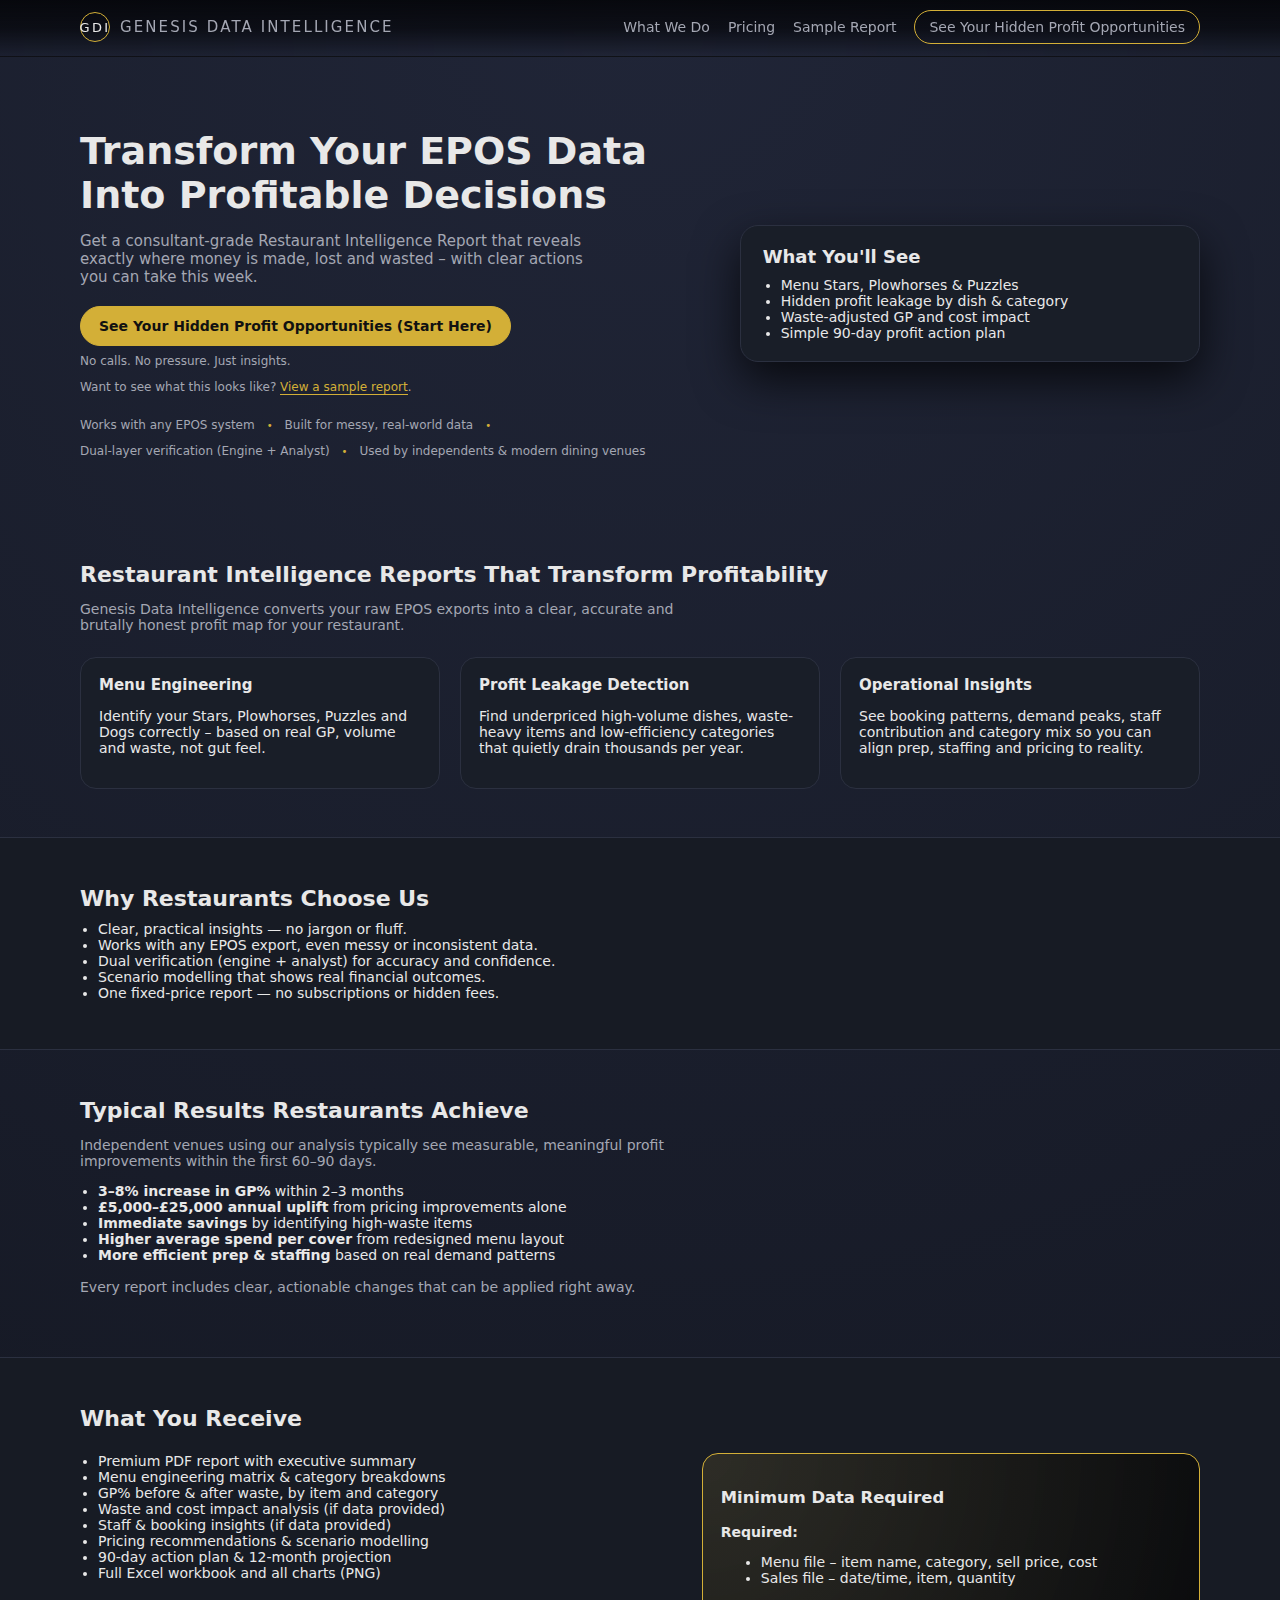
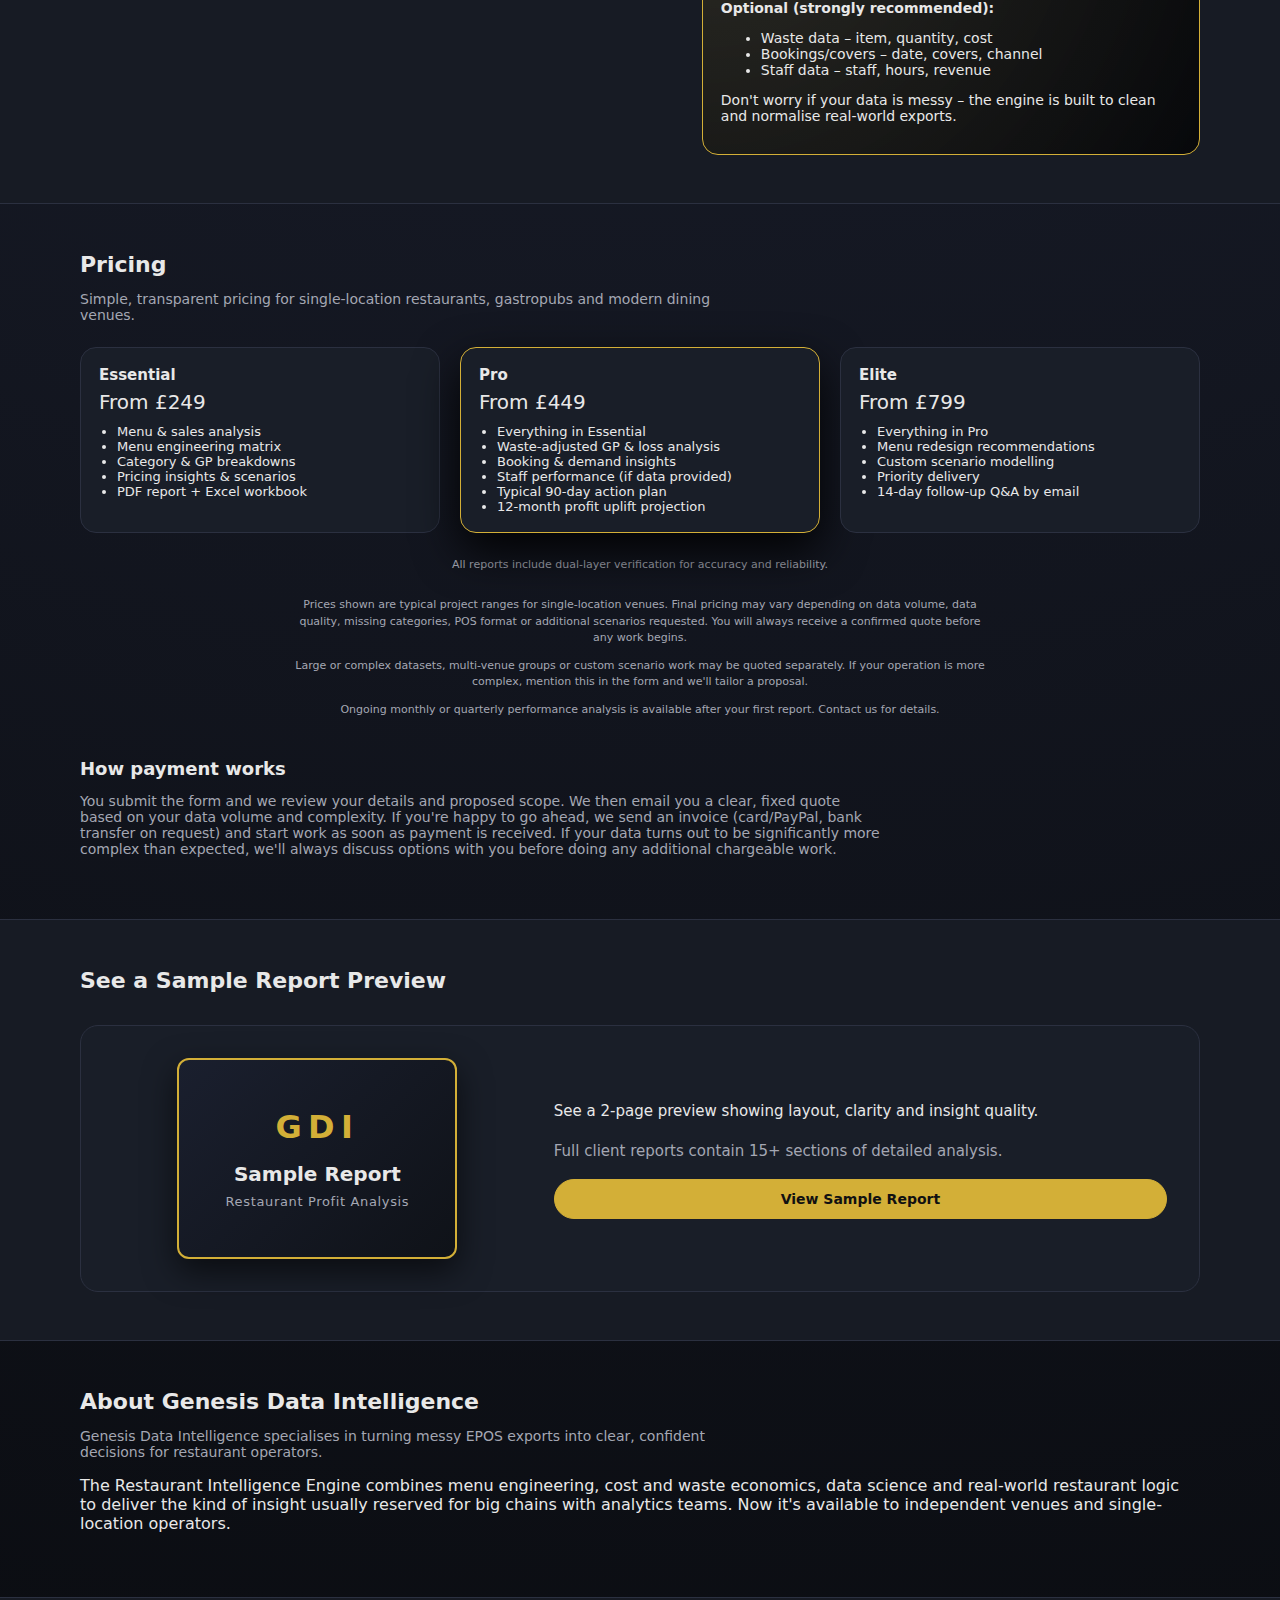
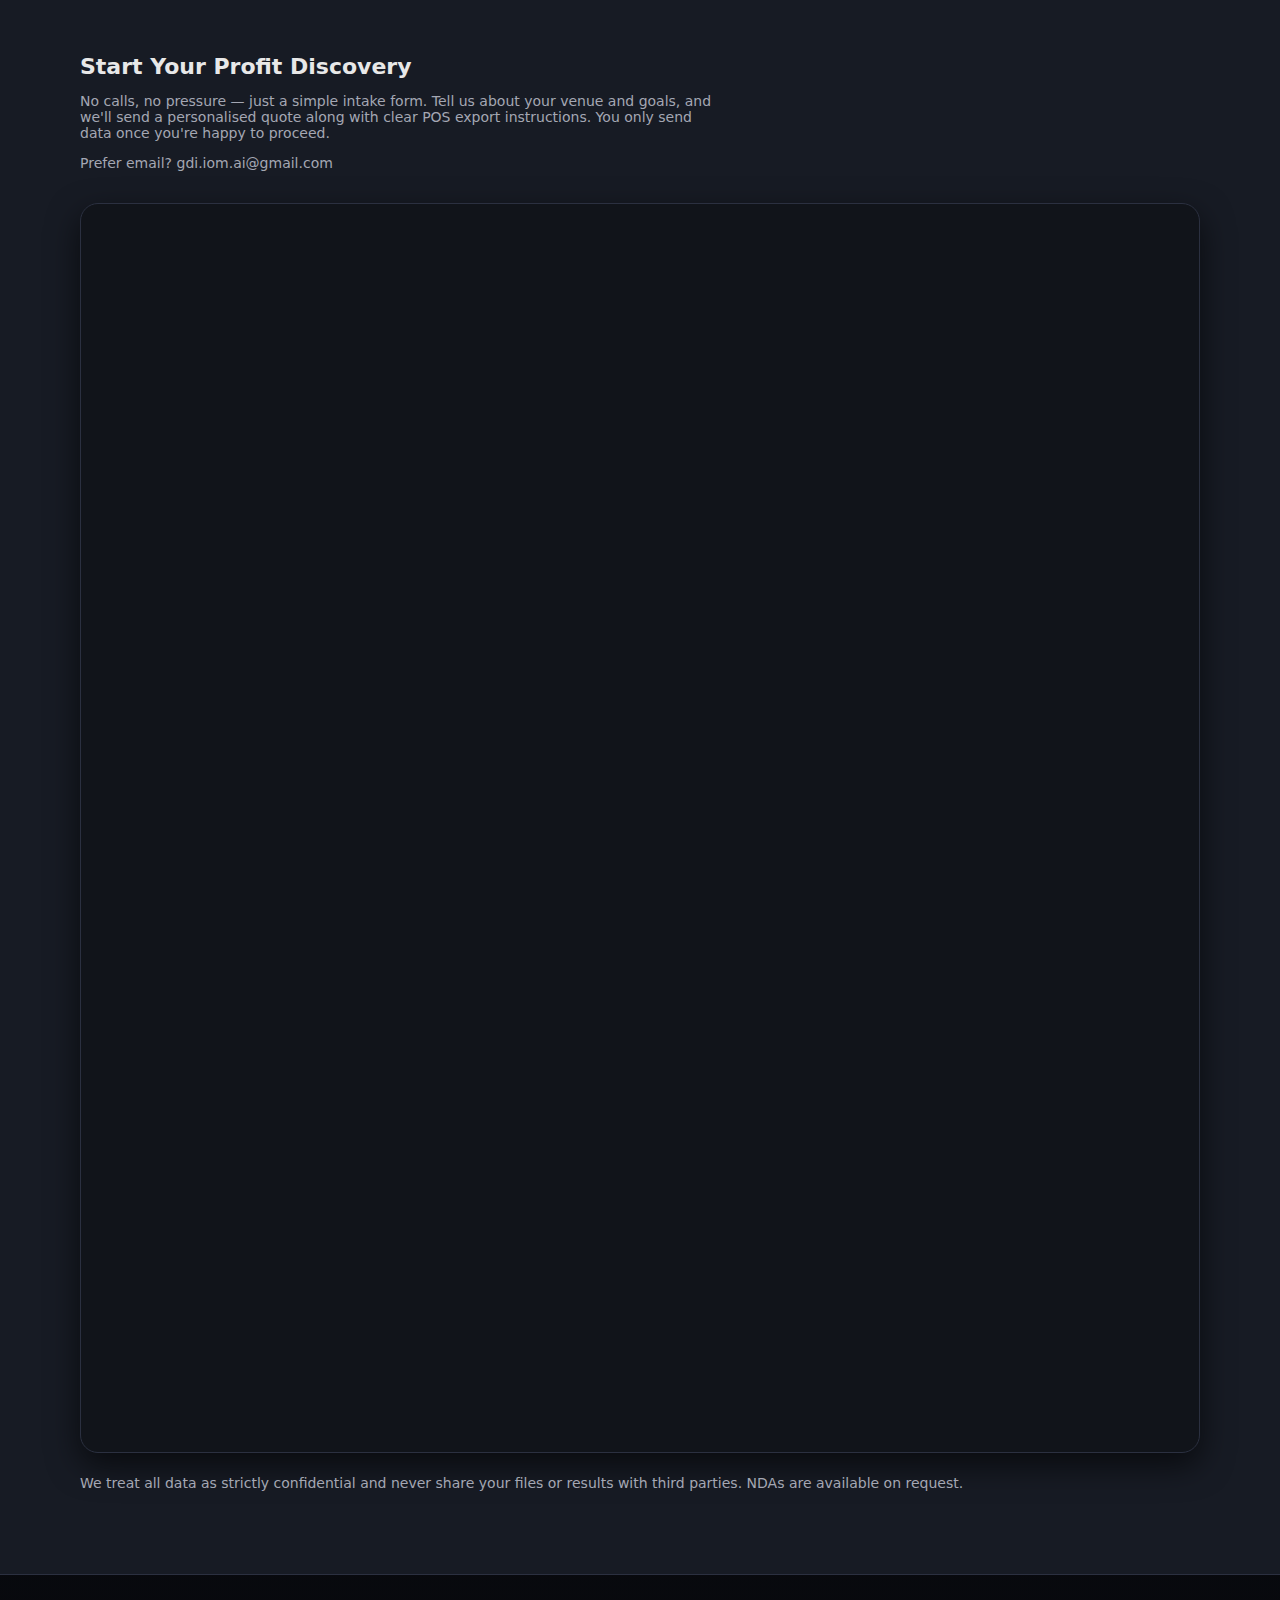
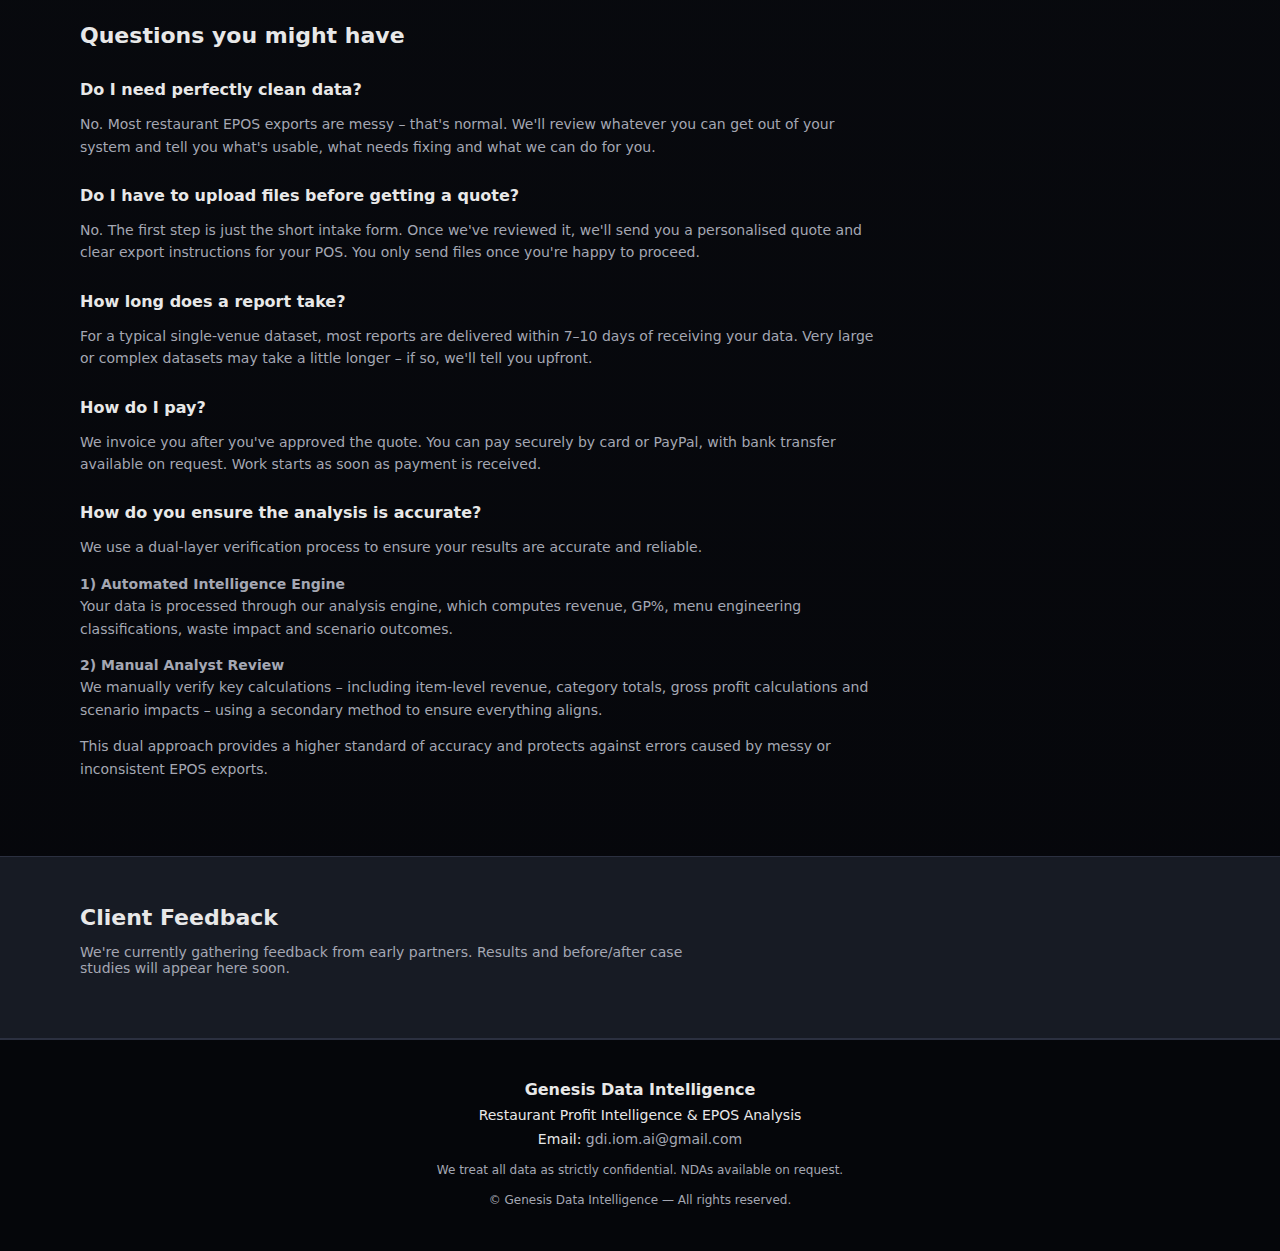
<file: index.html>
<!DOCTYPE html>
<html lang="en">
<head>
  <meta charset="UTF-8" />
  <title>Genesis Data Intelligence – Restaurant Profit Reports</title>
  <meta name="viewport" content="width=device-width, initial-scale=1" />
  <link rel="stylesheet" href="styles.css" />
</head>
<body>
  <header class="site-header">
    <div class="container header-inner">
      <div class="brand">
        <span class="brand-mark">GDI</span>
        <span class="brand-text">Genesis Data Intelligence</span>
      </div>
      <nav class="nav">
        <a href="#what-we-do">What We Do</a>
        <a href="#pricing">Pricing</a>
        <a href="sample-report.html">Sample Report</a>
        <a href="#contact" class="nav-cta">See Your Hidden Profit Opportunities</a>
      </nav>
    </div>
  </header>

  <main>
    <!-- HERO -->
    <section class="hero">
      <div class="container hero-inner">
        <div class="hero-text">
          <h1>Transform Your EPOS Data Into Profitable Decisions</h1>
          <p class="hero-sub">
            Get a consultant-grade Restaurant Intelligence Report that reveals exactly where money is made,
            lost and wasted – with clear actions you can take this week.
          </p>
          <div class="hero-actions">
            <a href="#intake-form" class="btn-primary">
              See Your Hidden Profit Opportunities (Start Here)
            </a>
            <p class="hero-note">No calls. No pressure. Just insights.</p>
            <p class="hero-note" style="margin-top: 12px;">
              Want to see what this looks like? <a href="sample-report.html" style="color: var(--accent); text-decoration: none; border-bottom: 1px solid var(--accent);">View a sample report</a>.
            </p>
          </div>
          <div class="trust-badges">
            <span class="badge-item">Works with any EPOS system</span>
            <span class="badge-separator">•</span>
            <span class="badge-item">Built for messy, real-world data</span>
            <span class="badge-separator">•</span>
            <span class="badge-item">Dual-layer verification (Engine + Analyst)</span>
            <span class="badge-separator">•</span>
            <span class="badge-item">Used by independents &amp; modern dining venues</span>
          </div>
        </div>
        <div class="hero-card">
          <h2>What You'll See</h2>
          <ul>
            <li>Menu Stars, Plowhorses &amp; Puzzles</li>
            <li>Hidden profit leakage by dish &amp; category</li>
            <li>Waste-adjusted GP and cost impact</li>
            <li>Simple 90-day profit action plan</li>
          </ul>
        </div>
      </div>
    </section>

    <!-- WHAT WE DO -->
    <section id="what-we-do" class="section">
      <div class="container">
        <h2>Restaurant Intelligence Reports That Transform Profitability</h2>
        <p class="section-intro">
          Genesis Data Intelligence converts your raw EPOS exports into a clear, accurate and brutally honest
          profit map for your restaurant.
        </p>
        <div class="grid-three">
          <div class="card">
            <h3>Menu Engineering</h3>
            <p>
              Identify your Stars, Plowhorses, Puzzles and Dogs correctly – based on real GP, volume and waste,
              not gut feel.
            </p>
          </div>
          <div class="card">
            <h3>Profit Leakage Detection</h3>
            <p>
              Find underpriced high-volume dishes, waste-heavy items and low-efficiency categories that quietly
              drain thousands per year.
            </p>
          </div>
          <div class="card">
            <h3>Operational Insights</h3>
            <p>
              See booking patterns, demand peaks, staff contribution and category mix so you can align prep,
              staffing and pricing to reality.
            </p>
          </div>
        </div>
      </div>
    </section>

    <!-- WHY RESTAURANTS CHOOSE US -->
    <section class="section section-alt">
      <div class="container">
        <h2>Why Restaurants Choose Us</h2>
        <ul class="bullet-list">
          <li>Clear, practical insights — no jargon or fluff.</li>
          <li>Works with any EPOS export, even messy or inconsistent data.</li>
          <li>Dual verification (engine + analyst) for accuracy and confidence.</li>
          <li>Scenario modelling that shows real financial outcomes.</li>
          <li>One fixed-price report — no subscriptions or hidden fees.</li>
        </ul>
      </div>
    </section>

    <!-- TYPICAL RESULTS -->
    <section class="section">
      <div class="container">
        <h2>Typical Results Restaurants Achieve</h2>
        <p class="section-intro">
          Independent venues using our analysis typically see measurable, meaningful profit improvements within the first 60–90 days.
        </p>
        <ul class="bullet-list">
          <li><strong>3–8% increase in GP%</strong> within 2–3 months</li>
          <li><strong>£5,000–£25,000 annual uplift</strong> from pricing improvements alone</li>
          <li><strong>Immediate savings</strong> by identifying high-waste items</li>
          <li><strong>Higher average spend per cover</strong> from redesigned menu layout</li>
          <li><strong>More efficient prep &amp; staffing</strong> based on real demand patterns</li>
        </ul>
        <p class="section-intro" style="margin-top: 16px;">
          Every report includes clear, actionable changes that can be applied right away.
        </p>
      </div>
    </section>

    <!-- DELIVERABLES -->
    <section class="section section-alt">
      <div class="container">
        <h2>What You Receive</h2>
        <div class="grid-two">
          <div>
            <ul class="bullet-list">
              <li>Premium PDF report with executive summary</li>
              <li>Menu engineering matrix &amp; category breakdowns</li>
              <li>GP% before &amp; after waste, by item and category</li>
              <li>Waste and cost impact analysis (if data provided)</li>
              <li>Staff &amp; booking insights (if data provided)</li>
              <li>Pricing recommendations &amp; scenario modelling</li>
              <li>90-day action plan &amp; 12-month projection</li>
              <li>Full Excel workbook and all charts (PNG)</li>
            </ul>
          </div>
          <div class="callout">
            <h3>Minimum Data Required</h3>
            <p><strong>Required:</strong></p>
            <ul>
              <li>Menu file – item name, category, sell price, cost</li>
              <li>Sales file – date/time, item, quantity</li>
            </ul>
            <p><strong>Optional (strongly recommended):</strong></p>
            <ul>
              <li>Waste data – item, quantity, cost</li>
              <li>Bookings/covers – date, covers, channel</li>
              <li>Staff data – staff, hours, revenue</li>
            </ul>
            <p>Don't worry if your data is messy – the engine is built to clean and normalise real-world exports.</p>
          </div>
        </div>
      </div>
    </section>

    <!-- PRICING -->
    <section id="pricing" class="section">
      <div class="container">
        <h2>Pricing</h2>
        <p class="section-intro">
          Simple, transparent pricing for single-location restaurants, gastropubs and modern dining venues.
        </p>
        <div class="grid-three">
          <div class="card pricing-card">
            <h3>Essential</h3>
            <p class="price">From £249</p>
            <ul>
              <li>Menu &amp; sales analysis</li>
              <li>Menu engineering matrix</li>
              <li>Category &amp; GP breakdowns</li>
              <li>Pricing insights &amp; scenarios</li>
              <li>PDF report + Excel workbook</li>
            </ul>
          </div>
          <div class="card pricing-card pricing-featured">
            <h3>Pro</h3>
            <p class="price">From £449</p>
            <ul>
              <li>Everything in Essential</li>
              <li>Waste-adjusted GP &amp; loss analysis</li>
              <li>Booking &amp; demand insights</li>
              <li>Staff performance (if data provided)</li>
              <li>Typical 90-day action plan</li>
              <li>12-month profit uplift projection</li>
            </ul>
          </div>
          <div class="card pricing-card">
            <h3>Elite</h3>
            <p class="price">From £799</p>
            <ul>
              <li>Everything in Pro</li>
              <li>Menu redesign recommendations</li>
              <li>Custom scenario modelling</li>
              <li>Priority delivery</li>
              <li>14-day follow-up Q&amp;A by email</li>
            </ul>
          </div>
        </div>
        <p class="tiny-note" style="margin-top: 24px;">
          All reports include dual-layer verification for accuracy and reliability.
        </p>
        <p class="tiny-note" style="margin-top: 24px;">
          Prices shown are typical project ranges for single-location venues. Final pricing may vary depending on data volume, data quality, missing categories, POS format or additional scenarios requested. You will always receive a confirmed quote before any work begins.
        </p>
        <p class="tiny-note" style="margin-top: 10px;">
          Large or complex datasets, multi-venue groups or custom scenario work may be quoted separately. If your operation is more complex, mention this in the form and we'll tailor a proposal.
        </p>
        <p class="tiny-note" style="margin-top: 10px;">
          Ongoing monthly or quarterly performance analysis is available after your first report. Contact us for details.
        </p>
        <div style="margin-top: 40px;">
          <h3 style="font-size: 18px; margin-bottom: 10px;">How payment works</h3>
          <p style="font-size: 14px; color: var(--muted); max-width: 800px;">
            You submit the form and we review your details and proposed scope. We then email you a clear, fixed quote based on your data volume and complexity. If you're happy to go ahead, we send an invoice (card/PayPal, bank transfer on request) and start work as soon as payment is received. If your data turns out to be significantly more complex than expected, we'll always discuss options with you before doing any additional chargeable work.
          </p>
        </div>
      </div>
    </section>

    <!-- SAMPLE REPORT -->
    <section id="sample" class="section section-alt">
      <div class="container">
        <h2>See a Sample Report Preview</h2>
        <div class="sample-preview-card">
          <div class="sample-thumbnail">
            <div class="sample-cover">
              <div class="cover-icon">GDI</div>
              <div class="cover-title">Sample Report</div>
              <div class="cover-subtitle">Restaurant Profit Analysis</div>
            </div>
          </div>
          <div class="sample-details">
            <p>See a 2-page preview showing layout, clarity and insight quality.</p>
            <p class="sample-note">Full client reports contain 15+ sections of detailed analysis.</p>
            <a href="sample-report.html" class="btn-primary">View Sample Report</a>
          </div>
        </div>
      </div>
    </section>

    <!-- ABOUT -->
    <section class="section">
      <div class="container">
        <h2>About Genesis Data Intelligence</h2>
        <p class="section-intro">
          Genesis Data Intelligence specialises in turning messy EPOS exports into clear, confident decisions
          for restaurant operators.
        </p>
        <p>
          The Restaurant Intelligence Engine combines menu engineering, cost and waste economics, data science
          and real-world restaurant logic to deliver the kind of insight usually reserved for big chains with
          analytics teams. Now it's available to independent venues and single-location operators.
        </p>
      </div>
    </section>

    <!-- INTAKE FORM / CONTACT -->
    <section id="contact" class="section section-alt">
      <div class="container">
        <h2>Start Your Profit Discovery</h2>
        <p class="section-intro">
          No calls, no pressure — just a simple intake form. Tell us about your venue and goals, and we'll send a personalised quote along with clear POS export instructions. You only send data once you're happy to proceed.
        </p>
        <p class="section-intro">
          Prefer email? gdi.iom.ai@gmail.com
        </p>

        <div id="intake-form" class="form-wrapper">
          <div class="form-embed-wrapper">
            <iframe 
              src="https://docs.google.com/forms/d/e/1FAIpQLSfSBB7ukrIzKXl1uqluCtQx6nmsxKGaVFpkpQeHNG0UT5h-hQ/viewform?embedded=true"
              width="100%" 
              height="1200" 
              frameborder="0" 
              marginheight="0" 
              marginwidth="0">
              Loading…
            </iframe>
          </div>
          <p class="tiny-note">
            We treat all data as strictly confidential and never share your files or results with third parties. NDAs are available on request.
          </p>
        </div>
      </div>
    </section>

    <!-- FAQ -->
    <section class="section">
      <div class="container">
        <h2>Questions you might have</h2>
        <div style="margin-top: 32px; max-width: 800px;">
          <div style="margin-bottom: 28px;">
            <h3 style="font-size: 16px; margin-bottom: 8px; color: var(--text);">Do I need perfectly clean data?</h3>
            <p style="font-size: 14px; color: var(--muted); line-height: 1.6;">
              No. Most restaurant EPOS exports are messy – that's normal. We'll review whatever you can get out of your system and tell you what's usable, what needs fixing and what we can do for you.
            </p>
          </div>
          <div style="margin-bottom: 28px;">
            <h3 style="font-size: 16px; margin-bottom: 8px; color: var(--text);">Do I have to upload files before getting a quote?</h3>
            <p style="font-size: 14px; color: var(--muted); line-height: 1.6;">
              No. The first step is just the short intake form. Once we've reviewed it, we'll send you a personalised quote and clear export instructions for your POS. You only send files once you're happy to proceed.
            </p>
          </div>
          <div style="margin-bottom: 28px;">
            <h3 style="font-size: 16px; margin-bottom: 8px; color: var(--text);">How long does a report take?</h3>
            <p style="font-size: 14px; color: var(--muted); line-height: 1.6;">
              For a typical single-venue dataset, most reports are delivered within 7–10 days of receiving your data. Very large or complex datasets may take a little longer – if so, we'll tell you upfront.
            </p>
          </div>
          <div style="margin-bottom: 28px;">
            <h3 style="font-size: 16px; margin-bottom: 8px; color: var(--text);">How do I pay?</h3>
            <p style="font-size: 14px; color: var(--muted); line-height: 1.6;">
              We invoice you after you've approved the quote. You can pay securely by card or PayPal, with bank transfer available on request. Work starts as soon as payment is received.
            </p>
          </div>
          <div style="margin-bottom: 28px;">
            <h3 style="font-size: 16px; margin-bottom: 8px; color: var(--text);">How do you ensure the analysis is accurate?</h3>
            <p style="font-size: 14px; color: var(--muted); line-height: 1.6;">
              We use a dual-layer verification process to ensure your results are accurate and reliable.
            </p>
            <p style="font-size: 14px; color: var(--muted); line-height: 1.6; margin-top: 8px;">
              <strong>1) Automated Intelligence Engine</strong><br>
              Your data is processed through our analysis engine, which computes revenue, GP%, menu engineering classifications, waste impact and scenario outcomes.
            </p>
            <p style="font-size: 14px; color: var(--muted); line-height: 1.6; margin-top: 8px;">
              <strong>2) Manual Analyst Review</strong><br>
              We manually verify key calculations – including item-level revenue, category totals, gross profit calculations and scenario impacts – using a secondary method to ensure everything aligns.
            </p>
            <p style="font-size: 14px; color: var(--muted); line-height: 1.6; margin-top: 8px;">
              This dual approach provides a higher standard of accuracy and protects against errors caused by messy or inconsistent EPOS exports.
            </p>
          </div>
        </div>
      </div>
    </section>

    <!-- CLIENT FEEDBACK -->
    <section class="section section-alt">
      <div class="container">
        <h2>Client Feedback</h2>
        <p class="section-intro">
          We're currently gathering feedback from early partners. Results and before/after case studies will appear here soon.
        </p>
      </div>
    </section>
  </main>

  <footer class="site-footer">
    <div class="container">
      <div class="footer-content">
        <p><strong>Genesis Data Intelligence</strong></p>
        <p>Restaurant Profit Intelligence &amp; EPOS Analysis</p>

        <p>Email: <a href="mailto:gdi.iom.ai@gmail.com">gdi.iom.ai@gmail.com</a></p>

        <p class="footer-small">We treat all data as strictly confidential. NDAs available on request.</p>

        <p class="footer-small">© Genesis Data Intelligence — All rights reserved.</p>
      </div>
    </div>
  </footer>
</body>
</html>
</file>
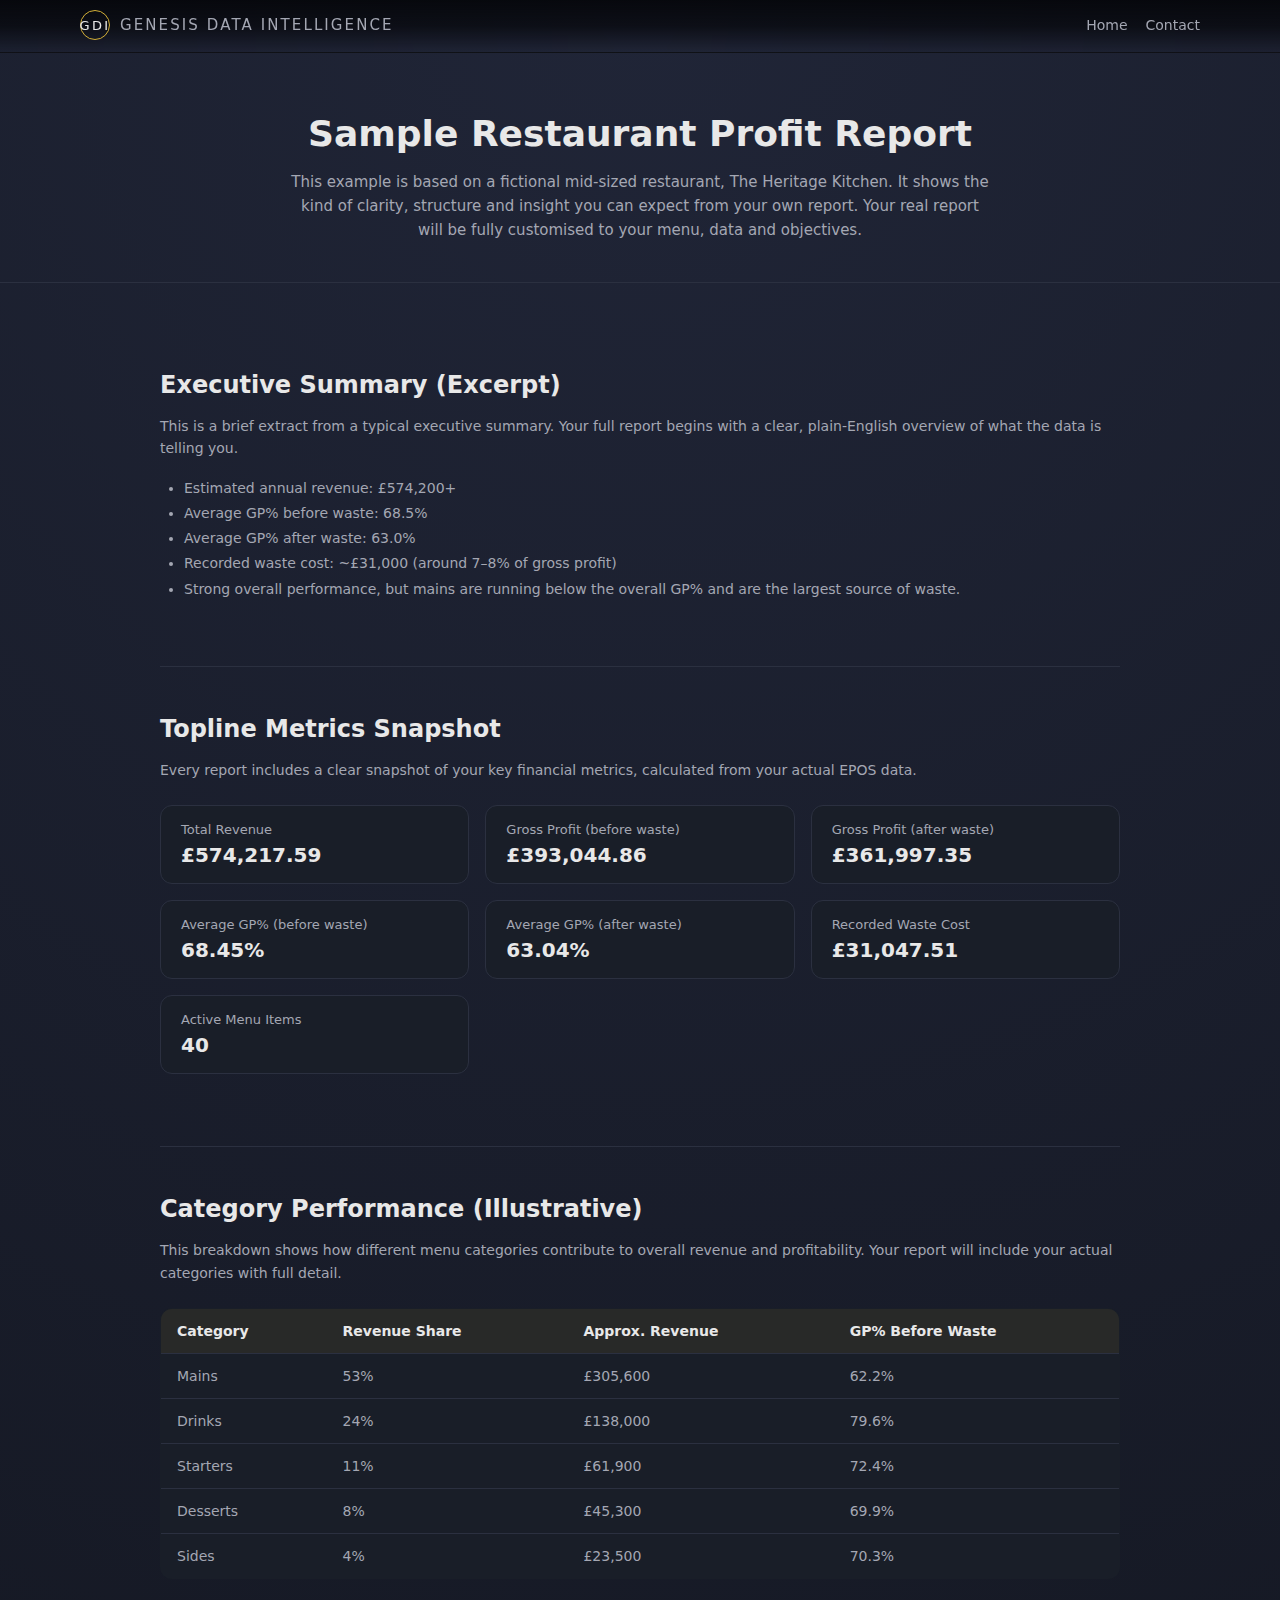
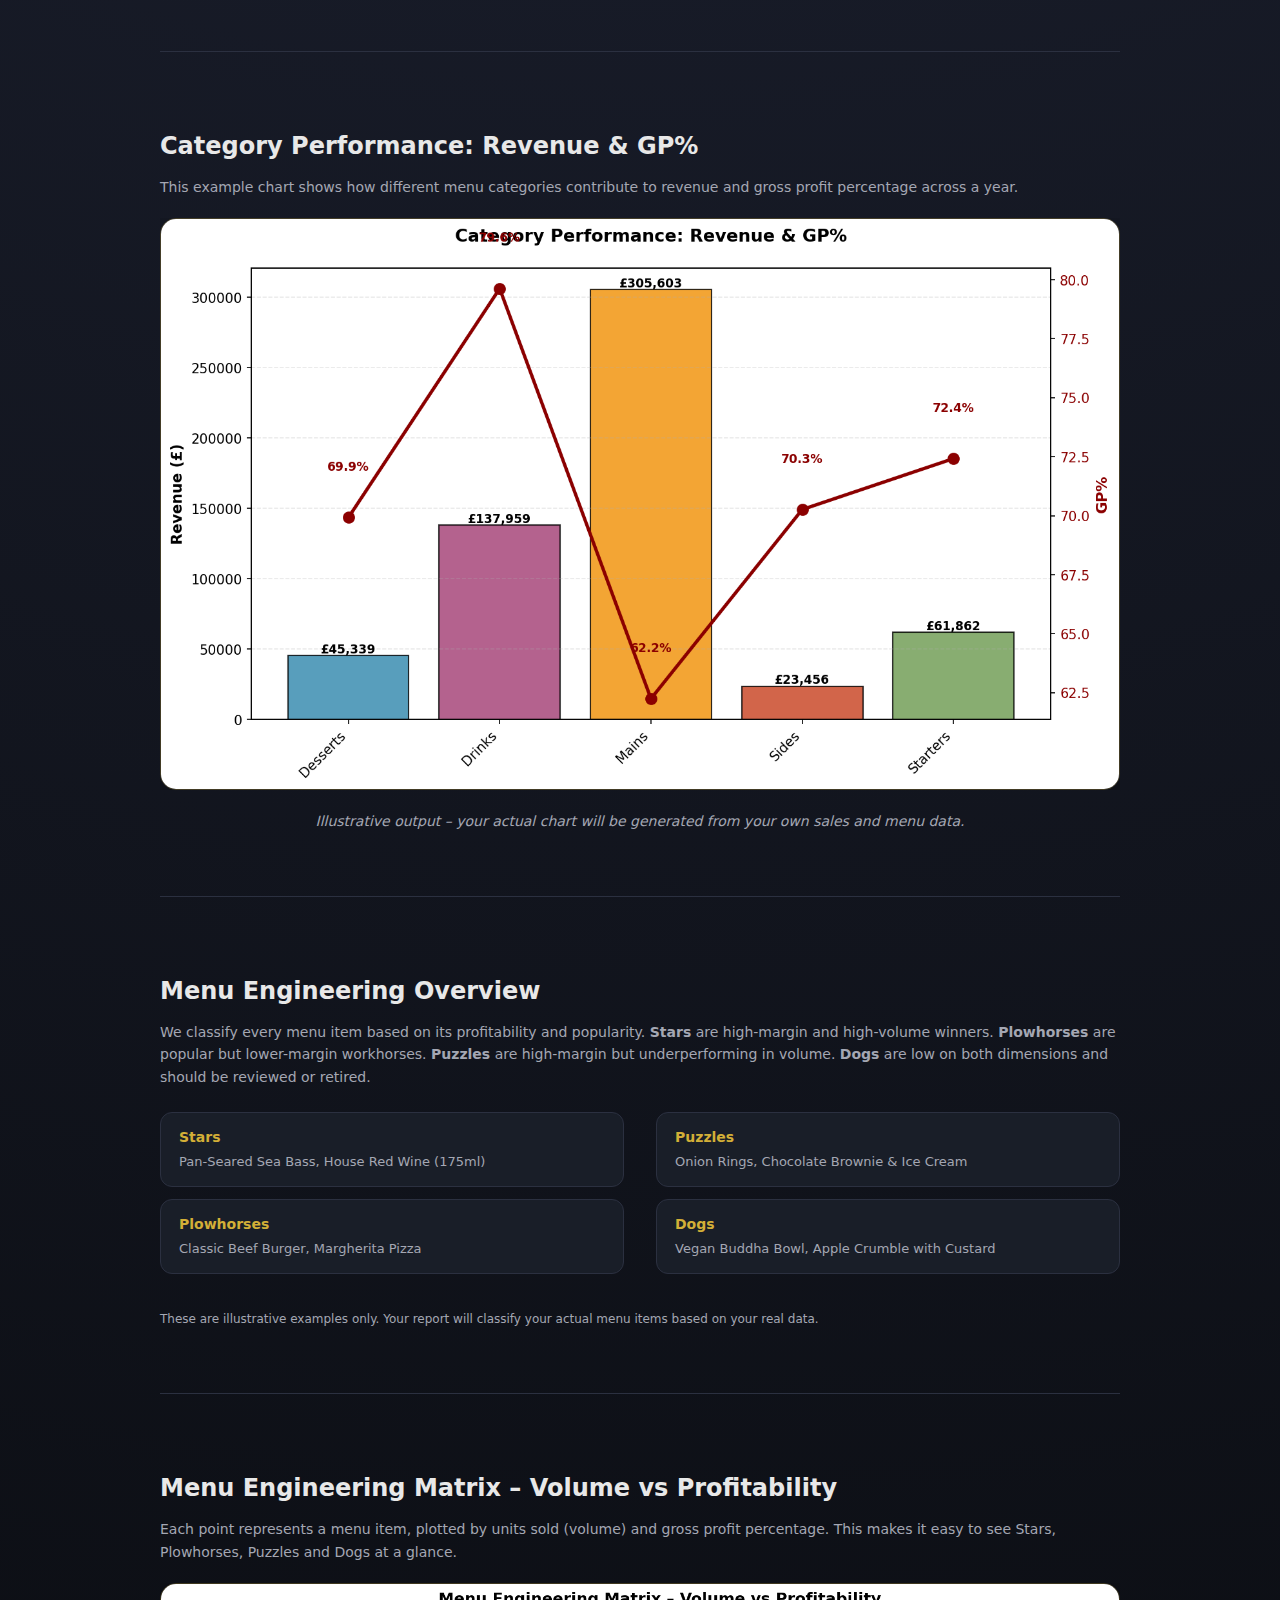
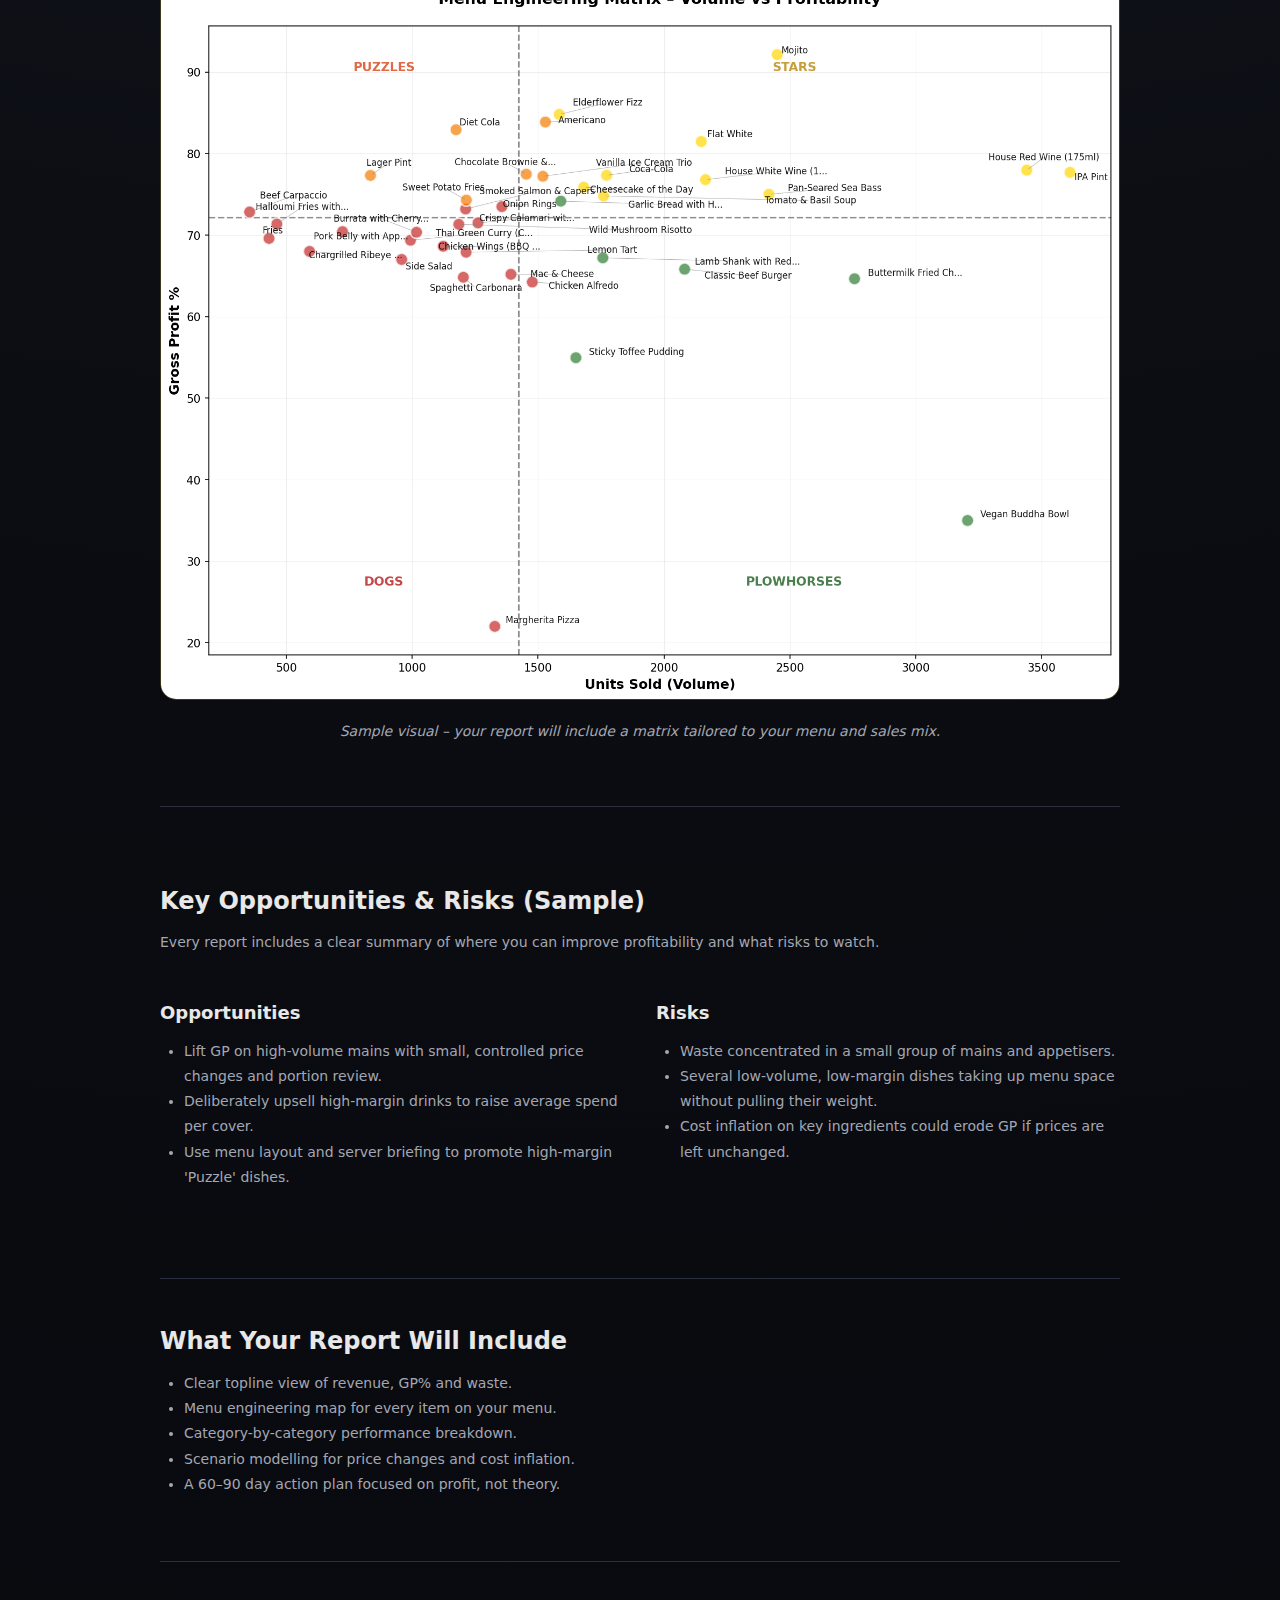
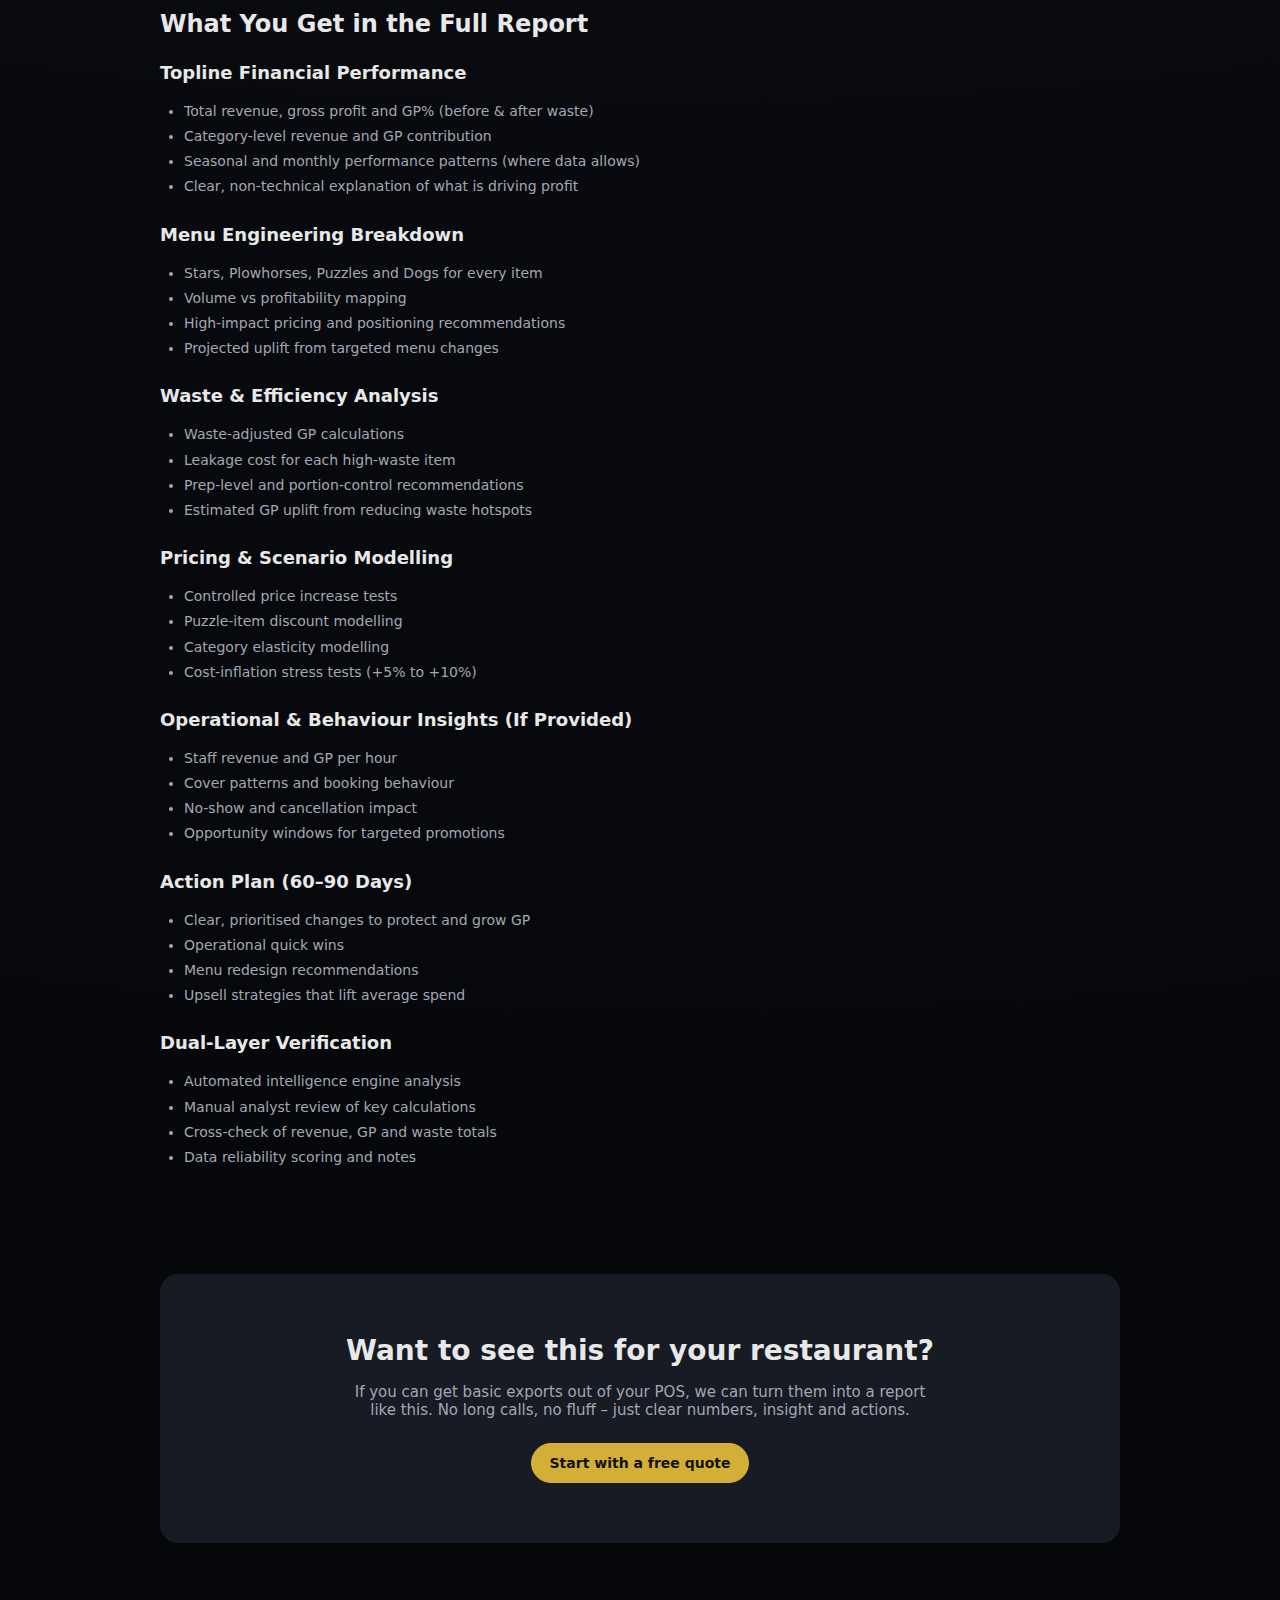
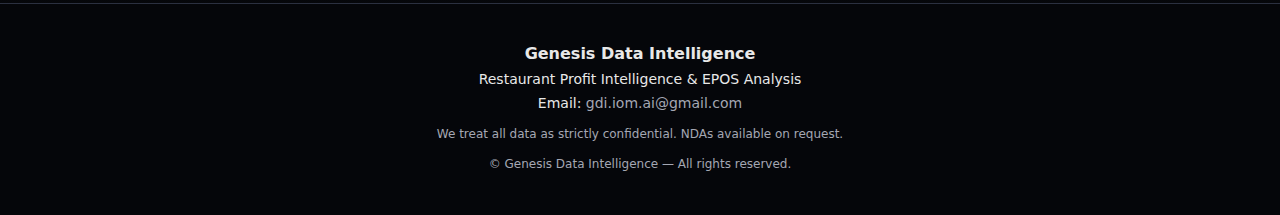
<file: sample-report.html>
<!DOCTYPE html>
<html lang="en">
<head>
  <meta charset="UTF-8" />
  <title>Sample Restaurant Profit Report | Genesis Data Intelligence</title>
  <meta name="viewport" content="width=device-width, initial-scale=1" />
  <link rel="stylesheet" href="styles.css" />
  <style>
    .sample-content {
      max-width: 1000px;
      margin: 0 auto;
      padding: 40px 20px;
    }

    .sample-hero {
      text-align: center;
      padding: 60px 20px 40px;
      border-bottom: 1px solid var(--border);
    }

    .sample-hero h1 {
      font-size: clamp(28px, 4vw, 36px);
      margin: 0 0 16px;
      color: var(--text);
    }

    .sample-hero p {
      font-size: 15px;
      color: var(--muted);
      max-width: 700px;
      margin: 0 auto;
      line-height: 1.6;
    }

    .sample-section {
      padding: 48px 0;
      border-bottom: 1px solid var(--border);
    }

    .sample-section:last-of-type {
      border-bottom: none;
    }

    .sample-section h2 {
      font-size: 24px;
      margin: 0 0 16px;
      color: var(--text);
    }

    .sample-section h3 {
      font-size: 18px;
      margin: 24px 0 12px;
      color: var(--text);
    }

    .sample-section p {
      font-size: 14px;
      color: var(--muted);
      line-height: 1.6;
      margin-bottom: 16px;
    }

    .sample-section ul {
      margin: 16px 0;
      padding-left: 24px;
      font-size: 14px;
      color: var(--muted);
      line-height: 1.8;
    }

    .metrics-grid {
      display: grid;
      grid-template-columns: repeat(auto-fit, minmax(280px, 1fr));
      gap: 16px;
      margin: 24px 0;
    }

    .metric-item {
      background: var(--card);
      padding: 16px 20px;
      border-radius: 12px;
      border: 1px solid var(--border);
    }

    .metric-label {
      font-size: 13px;
      color: var(--muted);
      margin-bottom: 6px;
    }

    .metric-value {
      font-size: 20px;
      color: var(--text);
      font-weight: 600;
    }

    .data-table {
      width: 100%;
      border-collapse: collapse;
      margin: 24px 0;
      background: var(--card);
      border-radius: 12px;
      overflow: hidden;
      border: 1px solid var(--border);
    }

    .data-table th,
    .data-table td {
      padding: 14px 16px;
      text-align: left;
      font-size: 14px;
    }

    .data-table th {
      background: rgba(211, 175, 55, 0.08);
      color: var(--text);
      font-weight: 600;
      border-bottom: 1px solid var(--border);
    }

    .data-table td {
      color: var(--muted);
      border-bottom: 1px solid var(--border);
    }

    .data-table tr:last-child td {
      border-bottom: none;
    }

    .two-col {
      display: grid;
      grid-template-columns: 1fr 1fr;
      gap: 32px;
      margin: 24px 0;
    }

    .classification-item {
      background: var(--card);
      padding: 16px 18px;
      border-radius: 12px;
      border: 1px solid var(--border);
      margin-bottom: 12px;
    }

    .classification-item strong {
      color: var(--accent);
      display: block;
      margin-bottom: 6px;
      font-size: 14px;
    }

    .classification-item span {
      font-size: 13px;
      color: var(--muted);
    }

    .cta-section {
      text-align: center;
      padding: 60px 20px;
      background: var(--bg-alt);
      border-radius: 18px;
      margin: 40px 0 20px;
    }

    .cta-section h2 {
      font-size: 28px;
      margin: 0 0 16px;
    }

    .cta-section p {
      font-size: 15px;
      color: var(--muted);
      max-width: 600px;
      margin: 0 auto 24px;
    }

    @media (max-width: 768px) {
      .two-col {
        grid-template-columns: 1fr;
      }

      .data-table {
        font-size: 13px;
      }

      .data-table th,
      .data-table td {
        padding: 10px 12px;
      }

      .sample-section {
        padding: 32px 0;
      }
    }
  </style>
</head>
<body>
  <header class="site-header">
    <div class="container header-inner">
      <div class="brand">
        <span class="brand-mark">GDI</span>
        <span class="brand-text">Genesis Data Intelligence</span>
      </div>
      <nav class="nav">
        <a href="index.html">Home</a>
        <a href="index.html#contact">Contact</a>
      </nav>
    </div>
  </header>

  <main>
    <!-- HERO -->
    <div class="sample-hero">
      <h1>Sample Restaurant Profit Report</h1>
      <p>
        This example is based on a fictional mid-sized restaurant, The Heritage Kitchen. It shows the kind of clarity, structure and insight you can expect from your own report. Your real report will be fully customised to your menu, data and objectives.
      </p>
    </div>

    <div class="sample-content">
      <!-- EXECUTIVE SUMMARY -->
      <section class="sample-section">
        <h2>Executive Summary (Excerpt)</h2>
        <p>
          This is a brief extract from a typical executive summary. Your full report begins with a clear, plain-English overview of what the data is telling you.
        </p>
        <ul>
          <li>Estimated annual revenue: £574,200+</li>
          <li>Average GP% before waste: 68.5%</li>
          <li>Average GP% after waste: 63.0%</li>
          <li>Recorded waste cost: ~£31,000 (around 7–8% of gross profit)</li>
          <li>Strong overall performance, but mains are running below the overall GP% and are the largest source of waste.</li>
        </ul>
      </section>

      <!-- TOPLINE METRICS -->
      <section class="sample-section">
        <h2>Topline Metrics Snapshot</h2>
        <p>
          Every report includes a clear snapshot of your key financial metrics, calculated from your actual EPOS data.
        </p>
        <div class="metrics-grid">
          <div class="metric-item">
            <div class="metric-label">Total Revenue</div>
            <div class="metric-value">£574,217.59</div>
          </div>
          <div class="metric-item">
            <div class="metric-label">Gross Profit (before waste)</div>
            <div class="metric-value">£393,044.86</div>
          </div>
          <div class="metric-item">
            <div class="metric-label">Gross Profit (after waste)</div>
            <div class="metric-value">£361,997.35</div>
          </div>
          <div class="metric-item">
            <div class="metric-label">Average GP% (before waste)</div>
            <div class="metric-value">68.45%</div>
          </div>
          <div class="metric-item">
            <div class="metric-label">Average GP% (after waste)</div>
            <div class="metric-value">63.04%</div>
          </div>
          <div class="metric-item">
            <div class="metric-label">Recorded Waste Cost</div>
            <div class="metric-value">£31,047.51</div>
          </div>
          <div class="metric-item">
            <div class="metric-label">Active Menu Items</div>
            <div class="metric-value">40</div>
          </div>
        </div>
      </section>

      <!-- CATEGORY PERFORMANCE -->
      <section class="sample-section">
        <h2>Category Performance (Illustrative)</h2>
        <p>
          This breakdown shows how different menu categories contribute to overall revenue and profitability. Your report will include your actual categories with full detail.
        </p>
        <table class="data-table">
          <thead>
            <tr>
              <th>Category</th>
              <th>Revenue Share</th>
              <th>Approx. Revenue</th>
              <th>GP% Before Waste</th>
            </tr>
          </thead>
          <tbody>
            <tr>
              <td>Mains</td>
              <td>53%</td>
              <td>£305,600</td>
              <td>62.2%</td>
            </tr>
            <tr>
              <td>Drinks</td>
              <td>24%</td>
              <td>£138,000</td>
              <td>79.6%</td>
            </tr>
            <tr>
              <td>Starters</td>
              <td>11%</td>
              <td>£61,900</td>
              <td>72.4%</td>
            </tr>
            <tr>
              <td>Desserts</td>
              <td>8%</td>
              <td>£45,300</td>
              <td>69.9%</td>
            </tr>
            <tr>
              <td>Sides</td>
              <td>4%</td>
              <td>£23,500</td>
              <td>70.3%</td>
            </tr>
          </tbody>
        </table>
      </section>

      <!-- CHART: CATEGORY PERFORMANCE -->
      <section class="sample-section chart-section">
        <h2>Category Performance: Revenue &amp; GP%</h2>
        <p>
          This example chart shows how different menu categories contribute to revenue and gross profit percentage across a year.
        </p>
        <div class="chart-scroll">
          <img src="assets/category_revenue_and_gp.png" alt="Bar and line chart showing category revenue and GP% for Desserts, Drinks, Mains, Sides and Starters.">
        </div>
        <p class="chart-caption">Illustrative output – your actual chart will be generated from your own sales and menu data.</p>
      </section>

      <!-- MENU ENGINEERING -->
      <section class="sample-section">
        <h2>Menu Engineering Overview</h2>
        <p>
          We classify every menu item based on its profitability and popularity. <strong>Stars</strong> are high-margin and high-volume winners. <strong>Plowhorses</strong> are popular but lower-margin workhorses. <strong>Puzzles</strong> are high-margin but underperforming in volume. <strong>Dogs</strong> are low on both dimensions and should be reviewed or retired.
        </p>
        <div class="two-col">
          <div>
            <div class="classification-item">
              <strong>Stars</strong>
              <span>Pan-Seared Sea Bass, House Red Wine (175ml)</span>
            </div>
            <div class="classification-item">
              <strong>Plowhorses</strong>
              <span>Classic Beef Burger, Margherita Pizza</span>
            </div>
          </div>
          <div>
            <div class="classification-item">
              <strong>Puzzles</strong>
              <span>Onion Rings, Chocolate Brownie & Ice Cream</span>
            </div>
            <div class="classification-item">
              <strong>Dogs</strong>
              <span>Vegan Buddha Bowl, Apple Crumble with Custard</span>
            </div>
          </div>
        </div>
        <p style="font-size: 12px; color: var(--muted); margin-top: 16px;">
          These are illustrative examples only. Your report will classify your actual menu items based on your real data.
        </p>
      </section>

      <!-- CHART: MENU ENGINEERING MATRIX -->
      <section class="sample-section chart-section">
        <h2>Menu Engineering Matrix – Volume vs Profitability</h2>
        <p>
          Each point represents a menu item, plotted by units sold (volume) and gross profit percentage. This makes it easy to see Stars, Plowhorses, Puzzles and Dogs at a glance.
        </p>
        <div class="chart-scroll">
          <img src="assets/menu_engineering.png" alt="Scatter plot showing menu items across Stars, Plowhorses, Puzzles and Dogs quadrants.">
        </div>
        <p class="chart-caption">Sample visual – your report will include a matrix tailored to your menu and sales mix.</p>
      </section>

      <!-- KEY OPPORTUNITIES & RISKS -->
      <section class="sample-section">
        <h2>Key Opportunities & Risks (Sample)</h2>
        <p>
          Every report includes a clear summary of where you can improve profitability and what risks to watch.
        </p>
        <div class="two-col">
          <div>
            <h3>Opportunities</h3>
            <ul>
              <li>Lift GP on high-volume mains with small, controlled price changes and portion review.</li>
              <li>Deliberately upsell high-margin drinks to raise average spend per cover.</li>
              <li>Use menu layout and server briefing to promote high-margin 'Puzzle' dishes.</li>
            </ul>
          </div>
          <div>
            <h3>Risks</h3>
            <ul>
              <li>Waste concentrated in a small group of mains and appetisers.</li>
              <li>Several low-volume, low-margin dishes taking up menu space without pulling their weight.</li>
              <li>Cost inflation on key ingredients could erode GP if prices are left unchanged.</li>
            </ul>
          </div>
        </div>
      </section>

      <!-- WHAT YOUR REPORT WILL INCLUDE -->
      <section class="sample-section">
        <h2>What Your Report Will Include</h2>
        <ul>
          <li>Clear topline view of revenue, GP% and waste.</li>
          <li>Menu engineering map for every item on your menu.</li>
          <li>Category-by-category performance breakdown.</li>
          <li>Scenario modelling for price changes and cost inflation.</li>
          <li>A 60–90 day action plan focused on profit, not theory.</li>
        </ul>
      </section>

      <!-- WHAT YOU GET IN THE FULL REPORT -->
      <section class="sample-section">
        <h2>What You Get in the Full Report</h2>

        <h3>Topline Financial Performance</h3>
        <ul>
          <li>Total revenue, gross profit and GP% (before &amp; after waste)</li>
          <li>Category-level revenue and GP contribution</li>
          <li>Seasonal and monthly performance patterns (where data allows)</li>
          <li>Clear, non-technical explanation of what is driving profit</li>
        </ul>

        <h3>Menu Engineering Breakdown</h3>
        <ul>
          <li>Stars, Plowhorses, Puzzles and Dogs for every item</li>
          <li>Volume vs profitability mapping</li>
          <li>High-impact pricing and positioning recommendations</li>
          <li>Projected uplift from targeted menu changes</li>
        </ul>

        <h3>Waste &amp; Efficiency Analysis</h3>
        <ul>
          <li>Waste-adjusted GP calculations</li>
          <li>Leakage cost for each high-waste item</li>
          <li>Prep-level and portion-control recommendations</li>
          <li>Estimated GP uplift from reducing waste hotspots</li>
        </ul>

        <h3>Pricing &amp; Scenario Modelling</h3>
        <ul>
          <li>Controlled price increase tests</li>
          <li>Puzzle-item discount modelling</li>
          <li>Category elasticity modelling</li>
          <li>Cost-inflation stress tests (+5% to +10%)</li>
        </ul>

        <h3>Operational &amp; Behaviour Insights (If Provided)</h3>
        <ul>
          <li>Staff revenue and GP per hour</li>
          <li>Cover patterns and booking behaviour</li>
          <li>No-show and cancellation impact</li>
          <li>Opportunity windows for targeted promotions</li>
        </ul>

        <h3>Action Plan (60–90 Days)</h3>
        <ul>
          <li>Clear, prioritised changes to protect and grow GP</li>
          <li>Operational quick wins</li>
          <li>Menu redesign recommendations</li>
          <li>Upsell strategies that lift average spend</li>
        </ul>

        <h3>Dual-Layer Verification</h3>
        <ul>
          <li>Automated intelligence engine analysis</li>
          <li>Manual analyst review of key calculations</li>
          <li>Cross-check of revenue, GP and waste totals</li>
          <li>Data reliability scoring and notes</li>
        </ul>
      </section>

      <!-- CTA -->
      <div class="cta-section">
        <h2>Want to see this for your restaurant?</h2>
        <p>
          If you can get basic exports out of your POS, we can turn them into a report like this. No long calls, no fluff – just clear numbers, insight and actions.
        </p>
        <a href="index.html#contact" class="btn-primary">Start with a free quote</a>
      </div>
    </div>
  </main>

  <footer class="site-footer">
    <div class="container">
      <div class="footer-content">
        <p><strong>Genesis Data Intelligence</strong></p>
        <p>Restaurant Profit Intelligence &amp; EPOS Analysis</p>

        <p>Email: <a href="mailto:gdi.iom.ai@gmail.com">gdi.iom.ai@gmail.com</a></p>

        <p class="footer-small">We treat all data as strictly confidential. NDAs available on request.</p>

        <p class="footer-small">© Genesis Data Intelligence — All rights reserved.</p>
      </div>
    </div>
  </footer>
</body>
</html>
</file>
<file: styles.css>
:root {
  --bg: #0f1218;
  --bg-alt: #171b24;
  --accent: #d3af37;
  --text: #e8e8e8;
  --muted: #a4a7b3;
  --border: #2b3040;
  --card: #191e28;
}

*,
*::before,
*::after {
  box-sizing: border-box;
}

body {
  margin: 0;
  font-family: system-ui, -apple-system, BlinkMacSystemFont, "Segoe UI", sans-serif;
  background: radial-gradient(circle at top, #202537 0, #0b0d12 55%, #05060a 100%);
  color: var(--text);
}

.container {
  width: min(1120px, 100% - 32px);
  margin: 0 auto;
}

/* HEADER */

.site-header {
  position: sticky;
  top: 0;
  z-index: 50;
  backdrop-filter: blur(14px);
  background: linear-gradient(to bottom, rgba(5, 6, 10, 0.92), rgba(5, 6, 10, 0.7), transparent);
  border-bottom: 1px solid rgba(255, 255, 255, 0.04);
}

.header-inner {
  display: flex;
  align-items: center;
  justify-content: space-between;
  padding: 10px 0 12px;
}

.brand {
  display: flex;
  align-items: center;
  gap: 10px;
}

.brand-mark {
  width: 30px;
  height: 30px;
  border-radius: 999px;
  border: 1px solid var(--accent);
  display: inline-flex;
  align-items: center;
  justify-content: center;
  font-size: 13px;
  letter-spacing: 0.18em;
}

.brand-text {
  font-size: 15px;
  letter-spacing: 0.14em;
  text-transform: uppercase;
  color: var(--muted);
}

.nav {
  display: flex;
  gap: 18px;
  align-items: center;
  font-size: 14px;
}

.nav a {
  color: var(--muted);
  text-decoration: none;
}

.nav a:hover {
  color: var(--accent);
}

.nav-cta {
  padding: 8px 14px;
  border-radius: 999px;
  border: 1px solid var(--accent);
  color: var(--accent);
}

/* HERO */

.hero {
  padding: 72px 0 56px;
}

.hero-inner {
  display: grid;
  grid-template-columns: minmax(0, 3fr) minmax(0, 2.2fr);
  gap: 32px;
}

.hero h1 {
  font-size: clamp(30px, 4vw, 38px);
  margin: 0 0 12px;
}

.hero-sub {
  font-size: 15px;
  color: var(--muted);
  max-width: 520px;
}

.hero-actions {
  margin-top: 20px;
}

.hero-note {
  font-size: 12px;
  color: var(--muted);
  margin-top: 8px;
}

.hero-card {
  align-self: center;
  padding: 20px 22px;
  background: var(--card);
  border-radius: 18px;
  border: 1px solid var(--border);
  box-shadow: 0 18px 45px rgba(0, 0, 0, 0.7);
}

.hero-card h2 {
  margin-top: 0;
  font-size: 18px;
  margin-bottom: 10px;
}

.hero-card ul {
  margin: 0;
  padding-left: 18px;
  font-size: 14px;
}

/* Trust Badges */

.trust-badges {
  display: flex;
  align-items: center;
  justify-content: flex-start;
  flex-wrap: wrap;
  gap: 12px;
  margin-top: 24px;
  font-size: 12px;
  color: var(--muted);
}

.badge-item {
  white-space: nowrap;
}

.badge-separator {
  color: var(--accent);
  font-size: 10px;
}

/* SAMPLE PREVIEW CARD */

.sample-preview-card {
  display: grid;
  grid-template-columns: minmax(0, 1fr) minmax(0, 1.5fr);
  gap: 32px;
  margin-top: 32px;
  background: var(--card);
  border-radius: 18px;
  border: 1px solid var(--border);
  padding: 32px;
  align-items: center;
}

.sample-thumbnail {
  display: flex;
  justify-content: center;
  align-items: center;
}

.sample-cover {
  background: linear-gradient(135deg, #1a1f2e 0%, #0f1218 100%);
  border: 2px solid var(--accent);
  border-radius: 12px;
  padding: 48px 32px;
  text-align: center;
  box-shadow: 0 12px 32px rgba(0, 0, 0, 0.6);
  width: 100%;
  max-width: 280px;
}

.cover-icon {
  font-size: 32px;
  font-weight: bold;
  letter-spacing: 0.2em;
  color: var(--accent);
  margin-bottom: 16px;
}

.cover-title {
  font-size: 20px;
  font-weight: 600;
  color: var(--text);
  margin-bottom: 8px;
}

.cover-subtitle {
  font-size: 13px;
  color: var(--muted);
  letter-spacing: 0.05em;
}

.sample-details {
  display: flex;
  flex-direction: column;
  gap: 16px;
}

.sample-details p {
  font-size: 15px;
  color: var(--text);
  margin: 0;
  line-height: 1.6;
}

.sample-note {
  font-size: 13px;
  color: var(--muted) !important;
}

@media (max-width: 768px) {
  .sample-preview-card {
    grid-template-columns: 1fr;
    padding: 24px;
    text-align: center;
  }

  .sample-cover {
    max-width: 240px;
    padding: 36px 24px;
  }

  .sample-details {
    align-items: center;
  }
}

/* BUTTONS */

.btn-primary,
.btn-outline {
  display: inline-flex;
  align-items: center;
  justify-content: center;
  padding: 11px 18px;
  border-radius: 999px;
  border: 1px solid var(--accent);
  font-size: 14px;
  text-decoration: none;
  cursor: pointer;
}

.btn-primary {
  background: var(--accent);
  color: #111;
  font-weight: 600;
}

.btn-primary:hover {
  filter: brightness(1.05);
}

.btn-outline {
  background: transparent;
  color: var(--accent);
}

.btn-outline:hover {
  background: rgba(211, 175, 55, 0.08);
}

/* SECTIONS */

.section {
  padding: 48px 0;
}

#contact {
  padding: 56px 0 60px;
}

.section-alt {
  background: var(--bg-alt);
  border-top: 1px solid var(--border);
  border-bottom: 1px solid var(--border);
}

.section h2 {
  font-size: 22px;
  margin: 0 0 10px;
}

.section-intro {
  font-size: 14px;
  color: var(--muted);
  max-width: 640px;
}

/* GRIDS & CARDS */

.grid-three {
  display: grid;
  grid-template-columns: repeat(auto-fit, minmax(220px, 1fr));
  gap: 20px;
  margin-top: 24px;
}

.grid-two {
  display: grid;
  grid-template-columns: minmax(0, 1.2fr) minmax(0, 1fr);
  gap: 24px;
  margin-top: 22px;
}

.card {
  background: var(--card);
  border-radius: 16px;
  padding: 18px 18px;
  border: 1px solid var(--border);
  font-size: 14px;
}

.card h3 {
  margin-top: 0;
  margin-bottom: 6px;
  font-size: 15px;
}

.callout {
  background: radial-gradient(circle at top left, rgba(211, 175, 55, 0.12), rgba(0, 0, 0, 0.7));
  border-radius: 16px;
  border: 1px solid var(--accent);
  padding: 18px 18px 16px;
  font-size: 14px;
}

/* PRICING */

.pricing-card {
  position: relative;
}

.pricing-card .price {
  font-size: 20px;
  margin: 4px 0 10px;
}

.pricing-card ul {
  padding-left: 18px;
  margin: 0;
  font-size: 13px;
}

.pricing-featured {
  border-color: var(--accent);
  box-shadow: 0 18px 45px rgba(0, 0, 0, 0.9);
}

#pricing .tiny-note {
  text-align: center;
  max-width: 700px;
  margin-left: auto;
  margin-right: auto;
}

/* LISTS */

.bullet-list {
  margin: 0;
  padding-left: 18px;
  font-size: 14px;
}

.tiny-note {
  font-size: 11px;
  color: var(--muted);
  margin-top: 12px;
  line-height: 1.5;
}

/* FORM */

.form-wrapper {
  margin-top: 32px;
  margin-bottom: 20px;
}

.form-wrapper > p {
  font-size: 14px;
  color: var(--muted);
  margin-bottom: 16px;
}

.form-embed-wrapper {
  background: #11141a;
  padding: 22px;
  border-radius: 18px;
  border: 1px solid #2b3040;
  box-shadow: 0 12px 32px rgba(0,0,0,0.6);
  margin: 20px 0;
}

.form-embed-wrapper iframe {
  width: 100%;
  border-radius: 12px;
  filter: brightness(0.85);
}

.intake-form {
  margin-top: 12px;
  background: var(--card);
  border-radius: 16px;
  border: 1px solid var(--border);
  padding: 18px 18px 16px;
}

.form-grid {
  display: grid;
  grid-template-columns: repeat(auto-fit, minmax(220px, 1fr));
  gap: 14px;
}

label {
  font-size: 13px;
  color: var(--muted);
  display: flex;
  flex-direction: column;
  gap: 4px;
}

input,
select,
textarea {
  border-radius: 10px;
  border: 1px solid var(--border);
  padding: 8px 10px;
  font-size: 13px;
  background: #090b10;
  color: var(--text);
  font-family: inherit;
}

textarea {
  resize: vertical;
}

/* FOOTER */

.site-footer {
  border-top: 1px solid var(--border);
  padding: 32px 0 36px;
  background: #05060a;
}

.footer-content {
  text-align: center;
  font-size: 14px;
  color: var(--text);
}

.footer-content p {
  margin: 8px 0;
}

.footer-content strong {
  color: var(--text);
  font-size: 16px;
}

.footer-content a {
  color: var(--muted);
  text-decoration: none;
  transition: color 0.3s ease;
}

.footer-content a:hover {
  color: var(--accent);
}

.footer-small {
  font-size: 12px !important;
  color: var(--muted) !important;
  margin-top: 16px !important;
}

.footer-links {
  display: flex;
  gap: 16px;
}

/* RESPONSIVE */

@media (max-width: 768px) {
  .header-inner {
    flex-direction: column;
    align-items: flex-start;
    gap: 10px;
  }

  .nav {
    flex-wrap: wrap;
    gap: 10px;
    font-size: 13px;
  }

  .nav-cta {
    white-space: normal;
    text-align: center;
  }

  .hero {
    padding: 48px 0 40px;
  }

  .hero-inner {
    grid-template-columns: minmax(0, 1fr);
  }

  .hero h1 {
    font-size: 28px;
  }

  .grid-three {
    grid-template-columns: minmax(0, 1fr);
  }

  .grid-two {
    grid-template-columns: minmax(0, 1fr);
  }

  .section {
    padding: 40px 0;
  }

  #contact {
    padding: 48px 0 52px;
  }

  .footer-inner {
    flex-direction: column;
    gap: 10px;
    align-items: flex-start;
  }
}

/* CHART SECTIONS (for sample-report.html) */

.chart-section {
  margin: 32px 0;
}

.chart-scroll {
  overflow-x: auto;
  margin: 20px 0;
}

.chart-scroll img {
  display: block;
  max-width: 100%;
  height: auto;
  min-width: 650px;
  margin: 0 auto;
  border-radius: 16px;
  box-shadow: 0 16px 40px rgba(0, 0, 0, 0.55);
  border: 1px solid rgba(211, 175, 55, 0.25);
}

.chart-caption {
  margin-top: 10px;
  font-size: 0.9rem;
  color: #b6b9c5;
  text-align: center;
  font-style: italic;
}
</file>
